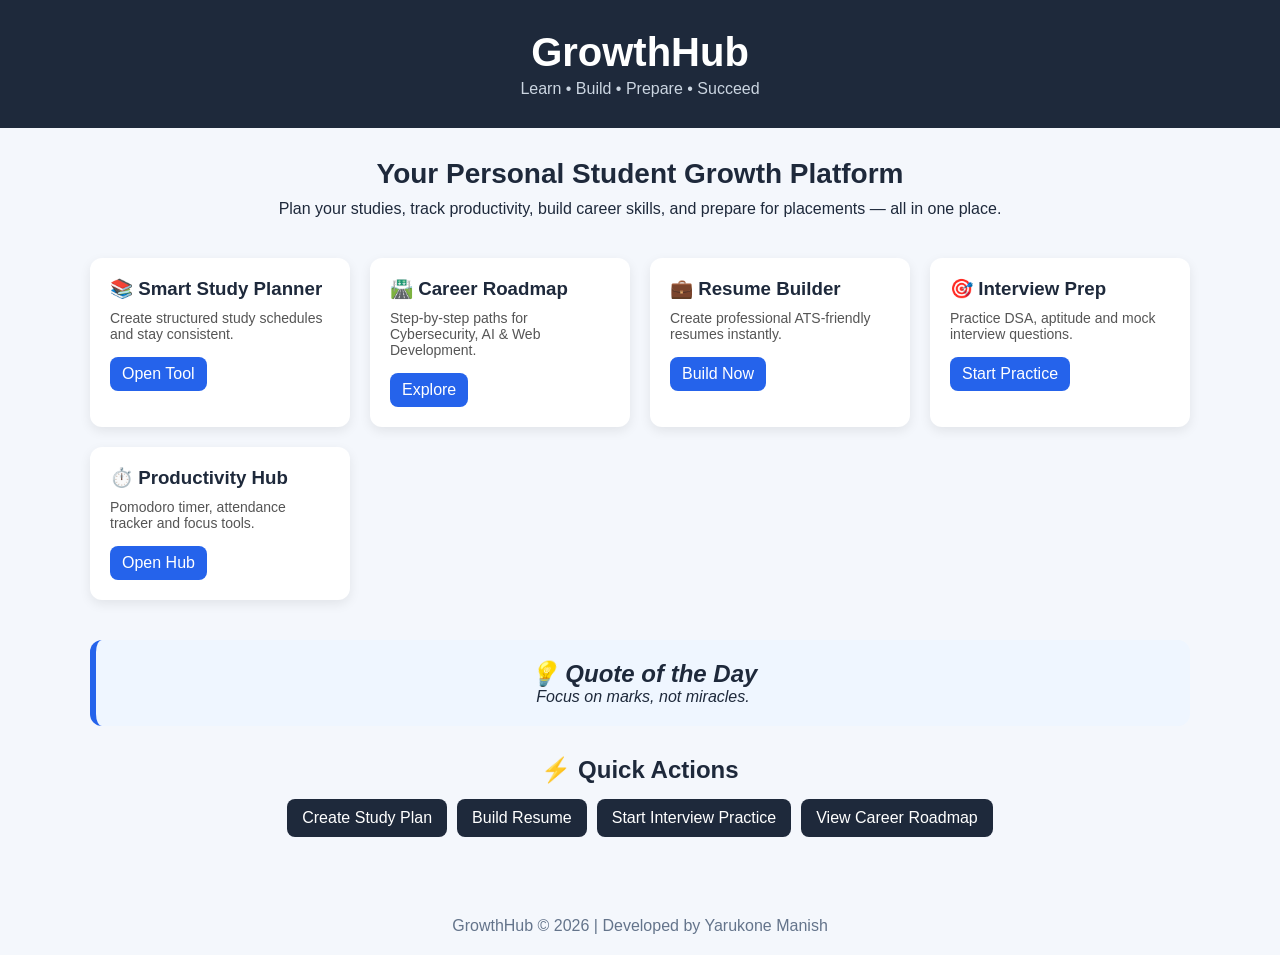
<file: index.html>
<!DOCTYPE html>
<html lang="en">
<head>
    <meta charset="UTF-8">
    <meta name="viewport" content="width=device-width, initial-scale=1.0">
    <title>GrowthHub</title>

    <link rel="stylesheet" href="css/style.css">
</head>

<body>

<header class="header">
    <h1>GrowthHub</h1>
    <p>Learn • Build • Prepare • Succeed</p>
</header>

<main class="container">

    <!-- HERO -->
    <section class="hero">
        <h2>Your Personal Student Growth Platform</h2>
        <p>
            Plan your studies, track productivity, build career skills,
            and prepare for placements — all in one place.
        </p>
    </section>

    <!-- FEATURES -->
    <section class="cards">

        <div class="card">
            <h3>📚 Smart Study Planner</h3>
            <p>Create structured study schedules and stay consistent.</p>
            <a href="planner.html">Open Tool</a>
        </div>

        <div class="card">
            <h3>🛣️ Career Roadmap</h3>
            <p>Step-by-step paths for Cybersecurity, AI & Web Development.</p>
            <a href="roadmap.html">Explore</a>
        </div>

        <div class="card">
            <h3>💼 Resume Builder</h3>
            <p>Create professional ATS-friendly resumes instantly.</p>
            <a href="resume.html">Build Now</a>
        </div>

        <div class="card">
            <h3>🎯 Interview Prep</h3>
            <p>Practice DSA, aptitude and mock interview questions.</p>
            <a href="interview.html">Start Practice</a>
        </div>

        <div class="card">
            <h3>⏱️ Productivity Hub</h3>
            <p>Pomodoro timer, attendance tracker and focus tools.</p>
            <a href="productivity.html">Open Hub</a>
        </div>

    </section>

    <!-- QUOTE -->
    <section class="quote-box">
        <h2>💡 Quote of the Day</h2>
        <p id="quote">
            "The expert in anything was once a beginner."
        </p>
    </section>

    <!-- QUICK ACTIONS -->
    <section class="quick-actions">

        <h2>⚡ Quick Actions</h2>

        <div class="action-buttons">

            <a href="planner.html" class="action-btn">Create Study Plan</a>
            <a href="resume.html" class="action-btn">Build Resume</a>
            <a href="interview.html" class="action-btn">Start Interview Practice</a>
            <a href="roadmap.html" class="action-btn">View Career Roadmap</a>

        </div>

    </section>

</main>

<footer class="footer">
    GrowthHub © 2026 | Developed by Yarukone Manish
</footer>

<script src="js/dashboard.js"></script>

</body>
</html>
</file>
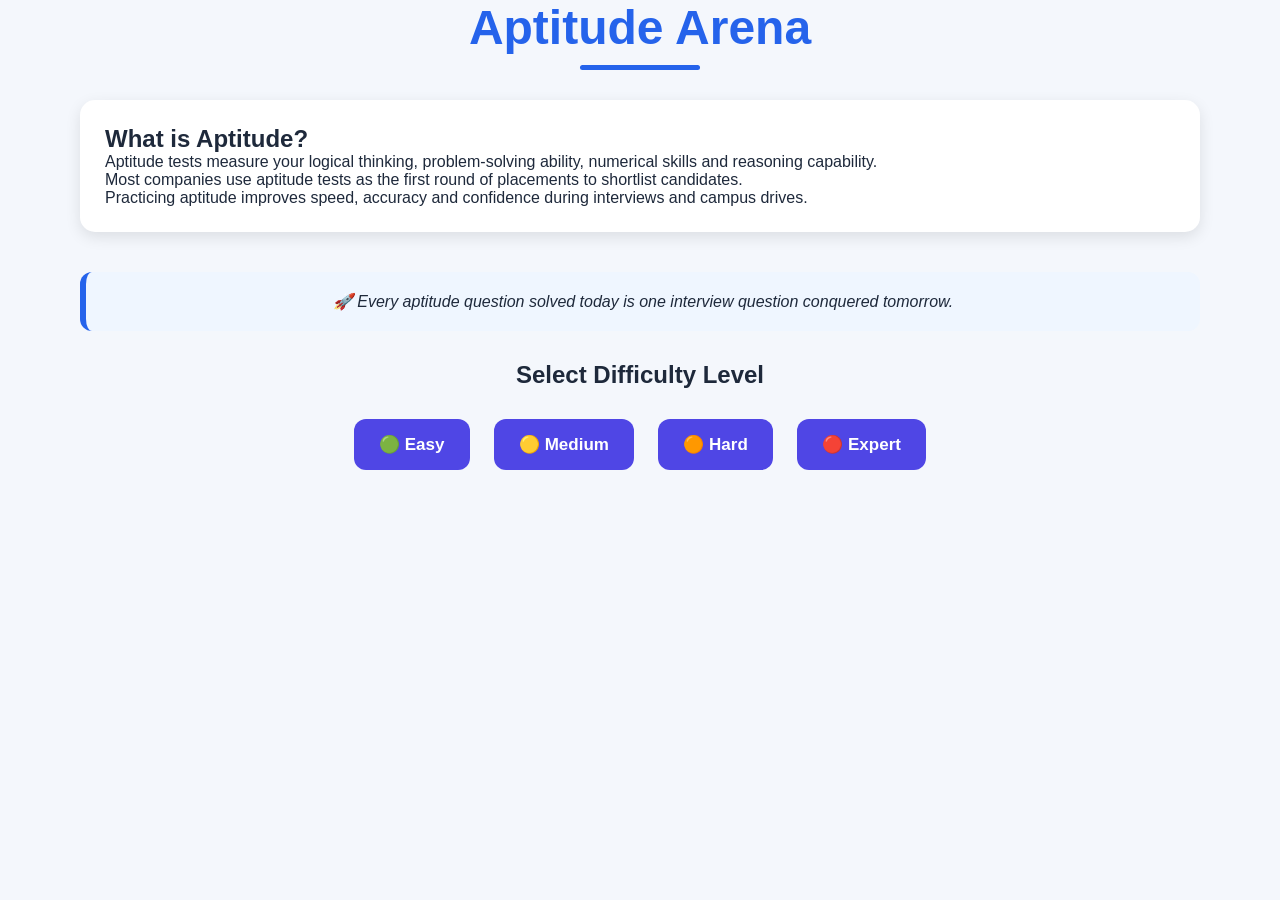
<file: aptitude.html>
<!DOCTYPE html>
<html lang="en">
<head>
    <meta charset="UTF-8">
    <meta name="viewport" content="width=device-width, initial-scale=1.0">
    <title>Aptitude Arena</title>
    <link rel="stylesheet" href="css/style.css">
</head>
<body>

<div class="aptitude-container">

    <h1 class="page-title"> Aptitude Arena</h1>
    <div class="title-line"></div>

    <div class="aptitude-info">

        <h2>What is Aptitude?</h2>

        <p>
            Aptitude tests measure your logical thinking,
            problem-solving ability, numerical skills and
            reasoning capability.
        </p>

        <p>
            Most companies use aptitude tests as the first
            round of placements to shortlist candidates.
        </p>

        <p>
            Practicing aptitude improves speed, accuracy
            and confidence during interviews and campus drives.
        </p>

    </div>

    <div class="quote-box">
        🚀 Every aptitude question solved today is one interview
        question conquered tomorrow.
    </div>

    <div class="level-selection">

        <h2>Select Difficulty Level</h2>

        <button class="level-btn" onclick="startQuiz('easy')">
            🟢 Easy
        </button>

        <button class="level-btn" onclick="startQuiz('medium')">
            🟡 Medium
        </button>

        <button class="level-btn" onclick="startQuiz('hard')">
            🟠 Hard
        </button>

        <button class="level-btn" onclick="startQuiz('expert')">
            🔴 Expert
        </button>

    </div>

    <div id="quiz-box" class="hidden">

        <h2 id="question-number"></h2>
        <h3 id="company-name"></h3>

        <h3 id="question"></h3>

        <div id="options"></div>

        <button id="next-btn">
            Next Question →
        </button>

    </div>

    <div id="result-box" class="hidden">

        <h2>🎉 Quiz Completed</h2>

        <h3 id="score"></h3>

        <p id="performance"></p>

        <button onclick="location.reload()">
            Try Again
        </button>

    </div>

</div>

<script src="js/aptitude.js"></script>

</body>
</html>
</file>
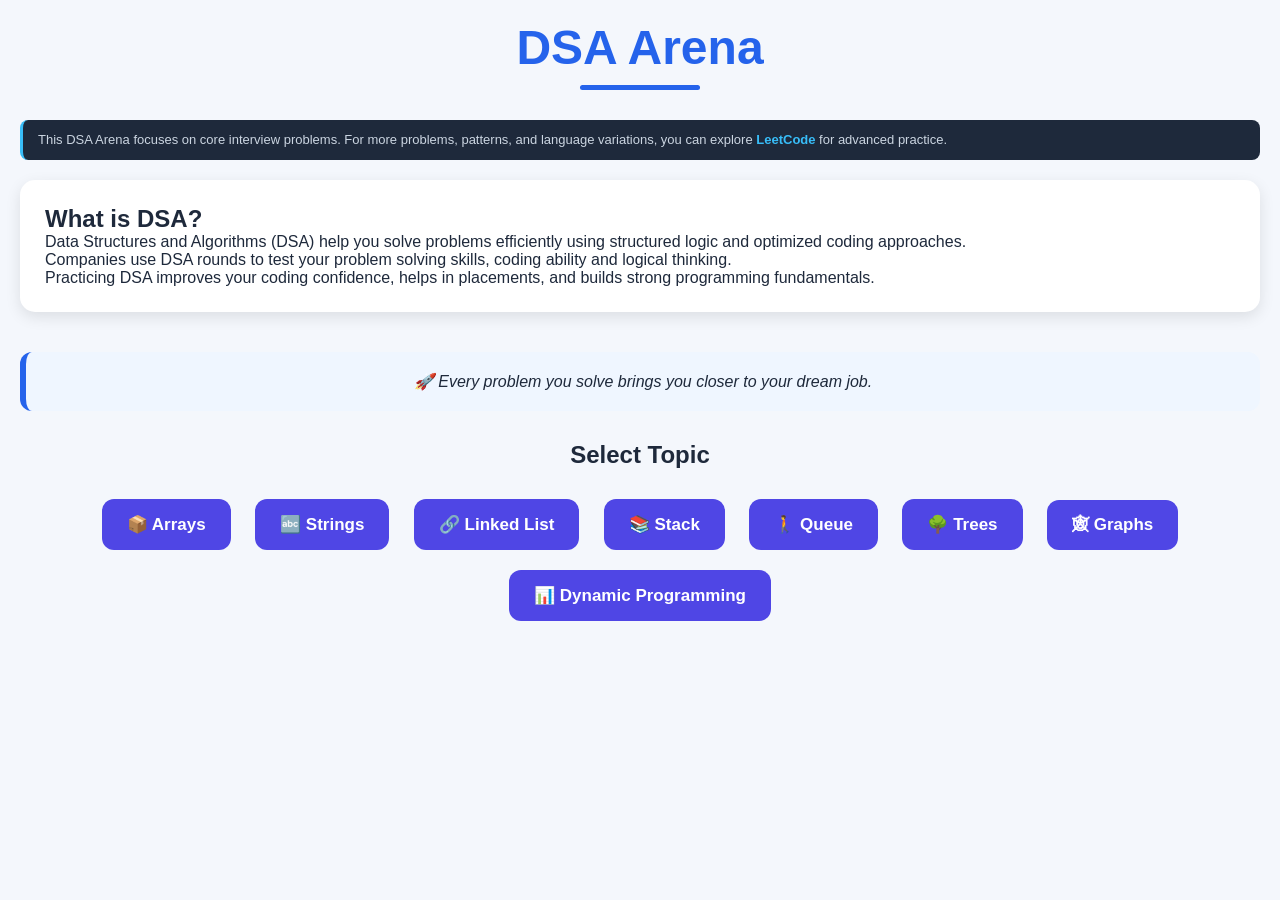
<file: dsa.html>
<!DOCTYPE html>
<html lang="en">
<head>
    <meta charset="UTF-8">
    <meta name="viewport" content="width=device-width, initial-scale=1.0">
    <title>DSA Arena</title>
    <!-- same structure as aptitude -->
    <link rel="stylesheet" href="css/style.css">
</head>

<body>

<div class="dsa-container">

    <h1 class="page-title">DSA Arena</h1>
    <div class="title-line"></div>

    <div class="info-banner">
        This DSA Arena focuses on core interview problems.
        For more problems, patterns, and language variations,
        you can explore
        <a href="https://leetcode.com" target="_blank">LeetCode</a>
        for advanced practice.
    </div>

    <!-- INTRO SECTION -->
    <div class="aptitude-info">

        <h2>What is DSA?</h2>

        <p>
            Data Structures and Algorithms (DSA) help you
            solve problems efficiently using structured logic
            and optimized coding approaches.
        </p>

        <p>
            Companies use DSA rounds to test your problem
            solving skills, coding ability and logical thinking.
        </p>

        <p>
            Practicing DSA improves your coding confidence,
            helps in placements, and builds strong programming
            fundamentals.
        </p>

    </div>

    <!-- MOTIVATION BOX -->
    <div class="quote-box">
        🚀 Every problem you solve brings you closer to your dream job.
    </div>

    <!-- TOPICS -->
    <div class="level-selection">

        <h2>Select Topic</h2>

        <button class="level-btn" onclick="openTopic('arrays')">
            📦 Arrays
        </button>

        <button class="level-btn" onclick="openTopic('strings')">
            🔤 Strings
        </button>

        <button class="level-btn" onclick="openTopic('linkedlist')">
            🔗 Linked List
        </button>

        <button class="level-btn" onclick="openTopic('stack')">
            📚 Stack
        </button>

        <button class="level-btn" onclick="openTopic('queue')">
            🚶 Queue
        </button>

        <button class="level-btn" onclick="openTopic('trees')">
            🌳 Trees
        </button>

        <button class="level-btn" onclick="openTopic('graphs')">
            🕸 Graphs
        </button>

        <button class="level-btn" onclick="openTopic('dp')">
            📊 Dynamic Programming
        </button>

    </div>

    <!-- QUESTION AREA -->
    <div id="dsa-box" class="hidden">

        <h2 id="topic-title"></h2>

        <div id="question-area"></div>

        <br>

        <button class="level-btn" onclick="goBack()">
            ⬅ Back
        </button>

    </div>

</div>

<script src="js/dsa.js"></script>

</body>
</file>
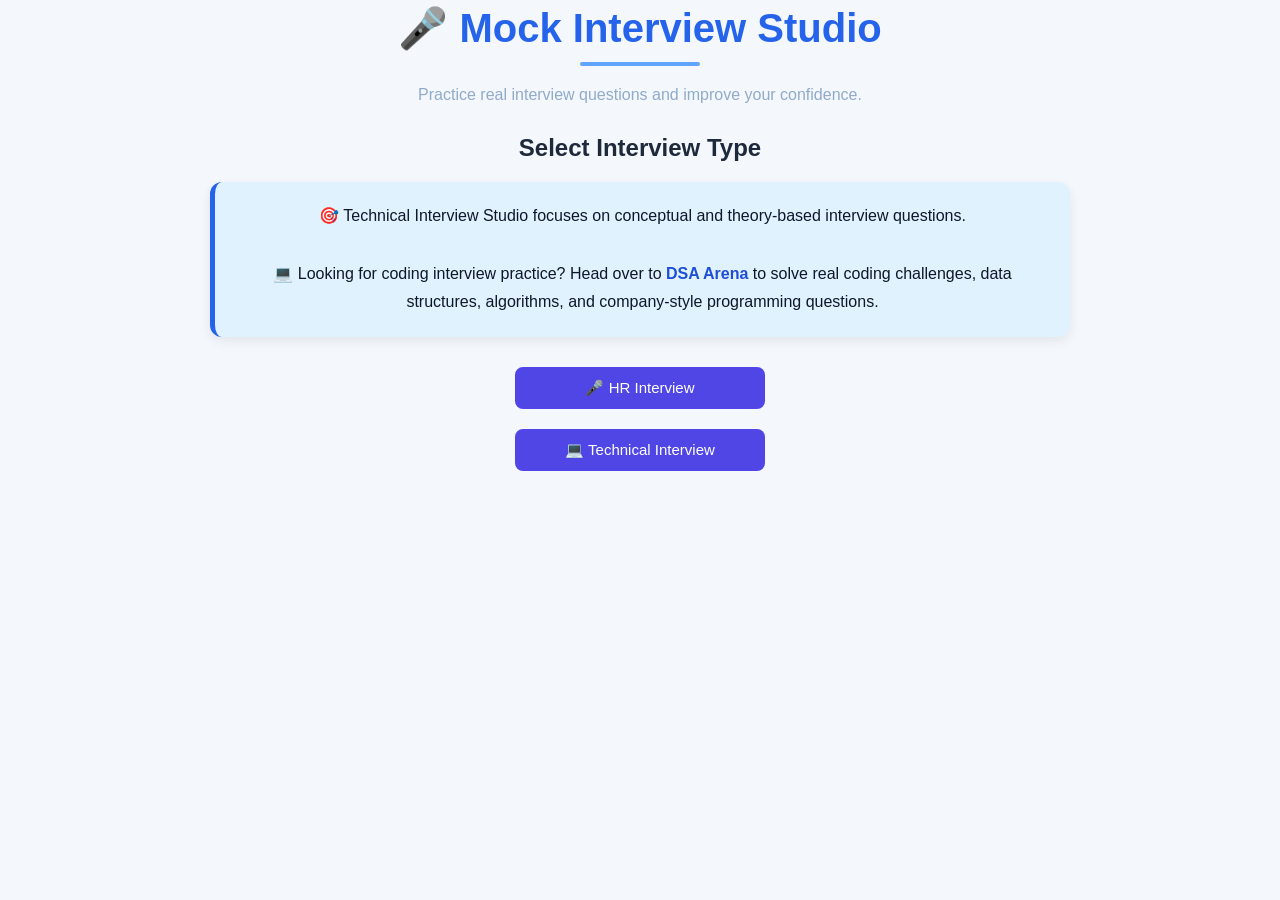
<file: mockinterview.html>
<!DOCTYPE html>
<html lang="en">
<head>
    <meta charset="UTF-8">
    <meta name="viewport" content="width=device-width, initial-scale=1.0">
    <title>Mock Interview Studio</title>
    <link rel="stylesheet" href="css/style.css">
</head>
<body>

<div class="mock-interview-container">

    <h1 class="mock-title">🎤 Mock Interview Studio</h1>

    <div class="mock-title-line"></div>

    <p class="mock-subtitle">
        Practice real interview questions and improve your confidence.
    </p>

    <div class="interview-selection">

        <h2>Select Interview Type</h2>
        <div class="interview-note">
    🎯 Technical Interview Studio focuses on conceptual and theory-based interview questions.

    <br><br>

    💻 Looking for coding interview practice?

    Head over to <strong>DSA Arena</strong> to solve real coding challenges,
    data structures, algorithms, and company-style programming questions.
</div>

        <button onclick="startHRInterview()">
            🎤 HR Interview
        </button>

        <button onclick="startTechnicalInterview()">
            💻 Technical Interview
        </button>

    </div>
    <div id="stream-selection" class="hidden">

    <h2>Select Stream</h2>

    <button onclick="startTechnicalStream('software')">
        Software Engineering
    </button>

    <button onclick="startTechnicalStream('web')">
        Web Development
    </button>

    <button onclick="startTechnicalStream('cyber')">
        Cyber Security
    </button>

    <button onclick="startTechnicalStream('data')">
        Data Science
    </button>

    <button onclick="startTechnicalStream('cloud')">
        Cloud Computing
    </button>

</div>

    <div id="question-box" class="hidden">

        <h3 id="question-number"></h3>

        <h2 id="question"></h2>

        <button id="show-answer-btn">
            Show Sample Answer
        </button>

        <div id="answer-box" class="hidden">
            <p id="answer"></p>
        </div>

        <br><br>

        <button id="next-btn">
            Next Question →
        </button>

    </div>

</div>

<script src="js/mockinterview.js"></script>

</body>
</html>
</file>
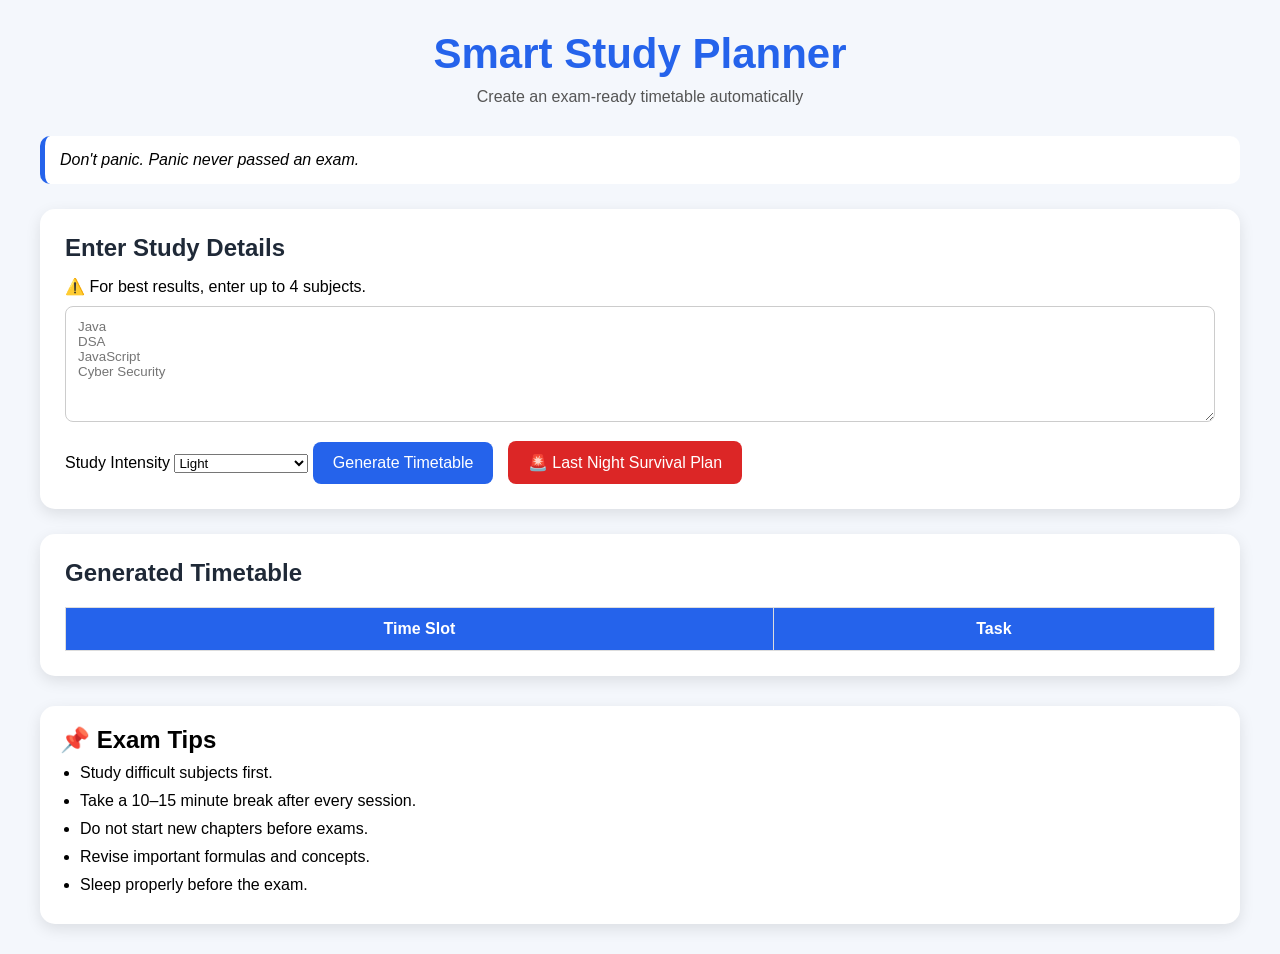
<file: planner.html>
<!DOCTYPE html>
<html lang="en">
<head>
    <meta charset="UTF-8">
    <meta name="viewport" content="width=device-width, initial-scale=1.0">
    <title>GrowthHub - Smart Study Planner</title>

    <style>
        *{
            margin:0;
            padding:0;
            box-sizing:border-box;
            font-family:Segoe UI, sans-serif;
        }

        body{
            background:#f4f7fc;
            padding:30px;
        }

        .container{
            max-width:1200px;
            margin:auto;
        }

        .header{
            text-align:center;
            margin-bottom:30px;
        }

        .header h1{
            color:#2563eb;
            font-size:42px;
        }

        .header p{
            color:#555;
            margin-top:10px;
        }

        .quote{
            background:white;
            padding:15px;
            border-left:5px solid #2563eb;
            border-radius:10px;
            margin-bottom:25px;
            font-style:italic;
        }

        .planner-card{
            background:white;
            padding:25px;
            border-radius:15px;
            box-shadow:0 5px 15px rgba(0,0,0,0.1);
            margin-bottom:25px;
        }

        .planner-card h2{
            margin-bottom:15px;
            color:#1f2937;
        }

        input, textarea{
            width:100%;
            padding:12px;
            margin-top:10px;
            margin-bottom:15px;
            border:1px solid #ccc;
            border-radius:8px;
        }

        button{
            background:#2563eb;
            color:white;
            border:none;
            padding:12px 20px;
            border-radius:8px;
            cursor:pointer;
            font-size:16px;
        }

        button:hover{
            background:#1d4ed8;
        }

        .danger-btn{
            background:#dc2626;
            margin-left:10px;
        }

        .danger-btn:hover{
            background:#b91c1c;
        }

        table{
            width:100%;
            border-collapse:collapse;
            margin-top:20px;
            background:white;
        }

        th, td{
            border:1px solid #ddd;
            padding:12px;
            text-align:center;
        }

        th{
            background:#2563eb;
            color:white;
        }

        .tips{
            margin-top:30px;
            background:white;
            padding:20px;
            border-radius:15px;
            box-shadow:0 5px 15px rgba(0,0,0,0.1);
        }

        .tips ul{
            margin-top:10px;
            padding-left:20px;
        }

        .tips li{
            margin-bottom:10px;
        }
    </style>
</head>

<body>

<div class="container">

    <div class="header">
        <h1> Smart Study Planner</h1>
        <p>Create an exam-ready timetable automatically</p>
    </div>

    <div class="quote" id="quote">
        "Your GPA can't hear your excuses."
    </div>

    <div class="planner-card">

        <h2>Enter Study Details</h2>

        <label>⚠️ For best results, enter up to 4 subjects.</label>
        <textarea id="subjects" rows="6"
        placeholder="Java&#10;DSA&#10;JavaScript&#10;Cyber Security"></textarea>

      <label>Study Intensity</label>

<select id="intensity">
    <option value="light">Light</option>
    <option value="medium">Medium</option>
    <option value="exam">Exam Mode</option>
    <option value="survival">Last Night Survival</option>
</select>

        <button onclick="generatePlan()">
            Generate Timetable
        </button>

        <button class="danger-btn" onclick="lastNightMode()">
            🚨 Last Night Survival Plan
        </button>

    </div>

    <div class="planner-card">
        <h2>Generated Timetable</h2>

        <table>
            <thead>
                <tr>
                    <th>Time Slot</th>
                    <th>Task</th>
                </tr>
            </thead>

            <tbody id="scheduleBody">

            </tbody>
        </table>
    </div>

    <div class="tips">

        <h2>📌 Exam Tips</h2>

        <ul>
            <li>Study difficult subjects first.</li>
            <li>Take a 10–15 minute break after every session.</li>
            <li>Do not start new chapters before exams.</li>
            <li>Revise important formulas and concepts.</li>
            <li>Sleep properly before the exam.</li>
        </ul>

    </div>

</div>

<script>

const quotes = [
    "Your GPA can't hear your excuses.",
    "Coffee is temporary. Results are forever.",
    "Future You is watching.",
    "Study now, thank yourself later.",
    "Don't panic. Panic never passed an exam.",
    "One more reel or one more chapter? Choose wisely.",
    "Sleep is part of preparation.",
    "Focus on marks, not miracles.",
    "Coffee can help. Magic cannot.",
    "Your future salary is hidden inside today's study session."
];
document.getElementById("quote").innerHTML =
quotes[Math.floor(Math.random()*quotes.length)];

function generatePlan(){

const subjects =
document.getElementById("subjects")
.value
.split("\n")
.filter(subject => subject.trim() !== "");

const tbody =
document.getElementById("scheduleBody");

tbody.innerHTML = "";

 let timeSlots = [
    "6:00 AM - 7:30 AM",
    "7:30 AM - 8:00 AM",
    "8:00 AM - 9:30 AM",
    "9:30 AM - 9:45 AM",
    "9:45 AM - 11:15 AM",
    "11:15 AM - 12:00 PM",
    "12:00 PM - 1:30 PM",
    "1:30 PM - 2:00 PM",
    "2:00 PM - 3:30 PM",
    "3:30 PM - 4:00 PM",
    "4:00 PM - 5:30 PM",
    "5:30 PM - 6:30 PM",
    "6:30 PM - 8:00 PM",
    "8:00 PM - 9:00 PM",
    "9:00 PM - 10:00 PM",
    "10:00 PM - 10:45 PM",
    "10:45 PM - 11:30 PM"
];

let activities = [
    "Study",
    "Breakfast",
    "Study",
    "Break",
    "Study",
    "Lunch",
    "Study",
    "Break",
    "Study",
    "Tea Break",
    "Study",
    "Study",
    "Dinner",
    "Previous Year Questions",
    "Revision",
    "Quick Revision",
    "Plan Tomorrow"
];
for(let i=0;i<timeSlots.length;i++){

let task;

if(activities[i] === "Study"){
task =
subjects[Math.floor(Math.random()*subjects.length)] || "Study Session";
}
else{
task = activities[i];
}

tbody.innerHTML += `
<tr>
<td>${timeSlots[i]}</td>
<td>${task}</td>
</tr>
`;

}
}

function lastNightMode() {

    alert(
        "⚠️ Emergency Exam Mode Activated!\n\n" +
        "Use this plan only when you're running out of time.\n" +
        "Stay calm. Focus on revision.\n" +
        "Don't panic. You've got this! 💪"
    );

    const tbody = document.getElementById("scheduleBody");

    tbody.innerHTML = `

    <tr>
        <td>6:00 PM - 7:00 PM</td>
        <td>📚 Important Topics</td>
    </tr>

    <tr>
        <td>7:00 PM - 7:15 PM</td>
        <td>☕ Quick Break</td>
    </tr>

    <tr>
        <td>7:15 PM - 8:30 PM</td>
        <td>📝 Previous Year Questions</td>
    </tr>

    <tr>
        <td>8:30 PM - 9:00 PM</td>
        <td>🍽️ Dinner</td>
    </tr>

    <tr>
        <td>9:00 PM - 10:00 PM</td>
        <td>🔄 Revision Round 1</td>
    </tr>

    <tr>
        <td>10:00 PM - 10:30 PM</td>
        <td>📋 Formula Sheet / Notes</td>
    </tr>

    <tr>
        <td>10:30 PM - 11:00 PM</td>
        <td> 🔄 Revision Round 2</td>
    </tr>

    <tr>
        <td>11:00 PM - 11:30 PM</td>
        <td>🎯 Final Revision</td>
    </tr>

    <tr>
        <td>11:30 PM</td>
        <td>😴 Sleep (Very Important)</td>
    </tr>

    <tr>
        <td colspan="2">
            🚫 Don't make chits.<br>
            🚫 Don't start new chapters.<br>
            ☕ Coffee helps, miracles don't.<br>
            🎯 Focus on important topics.<br>
            💪 Don't panic. Panic never passed an exam.
        </td>
    </tr>

    `;
}
</script>

</body>
</html>
</file>
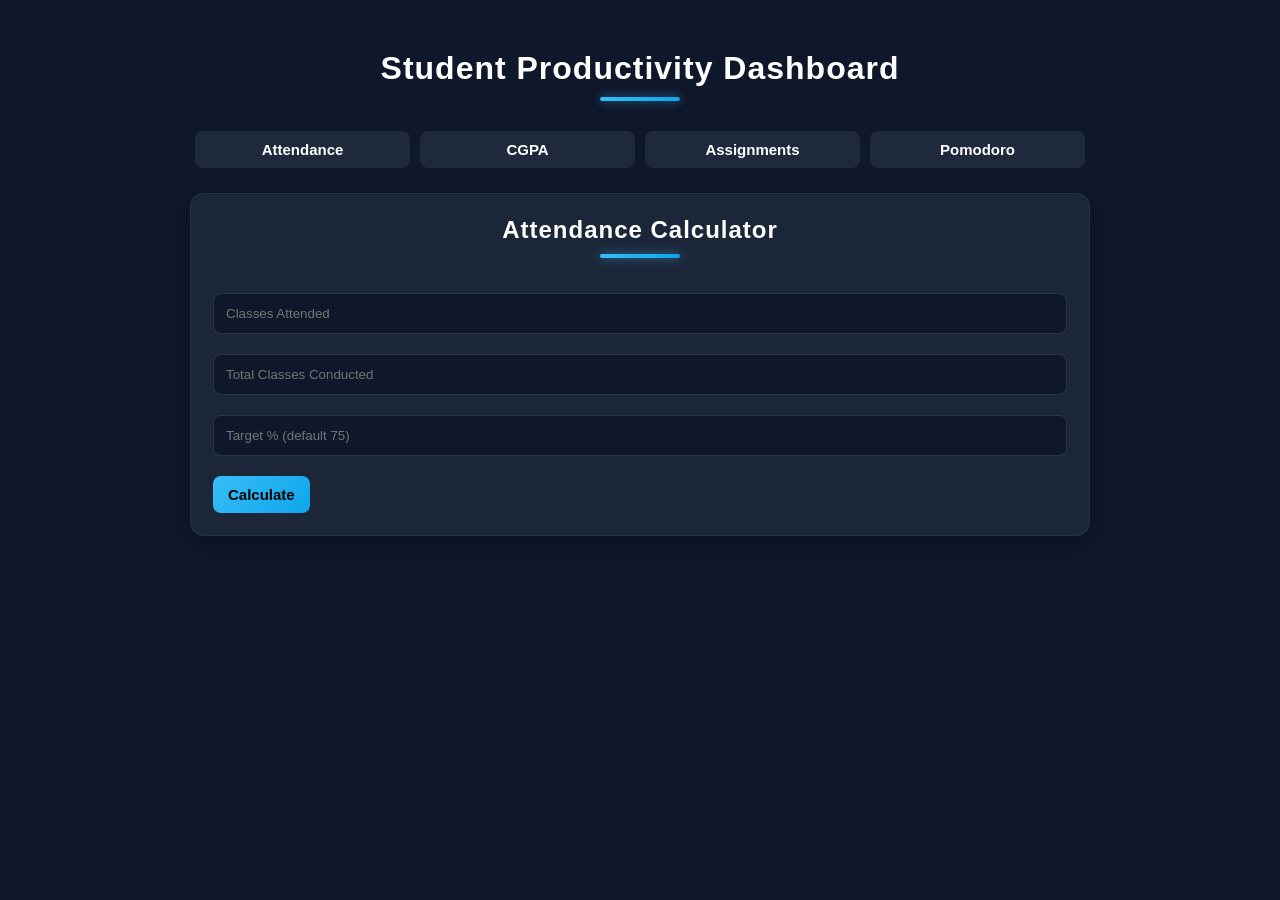
<file: productivity.html>
<!DOCTYPE html>
<html lang="en">
<head>
    <meta charset="UTF-8">
    <meta name="viewport" content="width=device-width, initial-scale=1.0">
    <title>Productivity Hub | GrowthHub</title>

    <link rel="stylesheet" href="css/style.css">
</head>

<body>

    <div class="productivity-hub">

        <div class="container">

            <h1>Student Productivity Dashboard</h1>

            <!-- NAV -->
            <div class="tabs">
                <button onclick="showSection('attendance')">Attendance</button>
                <button onclick="showSection('cgpa')">CGPA</button>
                <button onclick="showSection('tasks')">Assignments</button>
                <button onclick="showSection('pomodoro')">Pomodoro</button>
            </div>

            <!-- ATTENDANCE -->
            <section id="attendance" class="card active">
                <h2>Attendance Calculator </h2>

                <input type="number" id="attended" placeholder="Classes Attended">
                <input type="number" id="total" placeholder="Total Classes Conducted">
                <input type="number" id="target" placeholder="Target % (default 75)">

                <button onclick="calculateAttendance()">Calculate</button>

                <div id="attendanceResult"></div>
            </section>

            <!-- CGPA -->
            <section id="cgpa" class="card">
                <h2>Performance Predictor </h2>

                <div id="subjects"></div>

                <button onclick="addSubject()">+ Add Subject</button>
                <button onclick="calculateCGPA()">Predict CGPA</button>

                <input type="number" id="targetCGPA" placeholder="Target CGPA (optional)">

                <p id="cgpaResult"></p>
            </section>

            <!-- TASKS -->
            <section id="tasks" class="card">
                <h2>Assignment Tracker </h2>

                <input type="text" id="taskInput" placeholder="Enter assignment">

                <input type="date" id="taskDate">

                <select id="taskPriority">
                    <option value="low">Low Priority</option>
                    <option value="medium">Medium Priority</option>
                    <option value="high">High Priority</option>
                </select>

                <button onclick="addTask()">Add Assignment</button>

                <p id="taskStats"></p>

                <div id="taskList"></div>
            </section>

            <!-- POMODORO -->
            <section id="pomodoro" class="card">
                <h2>Pomodoro Timer </h2>

                <div id="timer">25:00</div>

                <p id="mode">Focus Mode 🎯</p>
                <p id="session">Sessions Completed: 0</p>

                <button onclick="startTimer()">Start</button>
                <button onclick="pauseTimer()">Pause</button>
                <button onclick="resetTimer()">Reset</button>
            </section>

        </div>

    </div>

    <script src="js/productivity.js"></script>

</body>
</html>
</file>
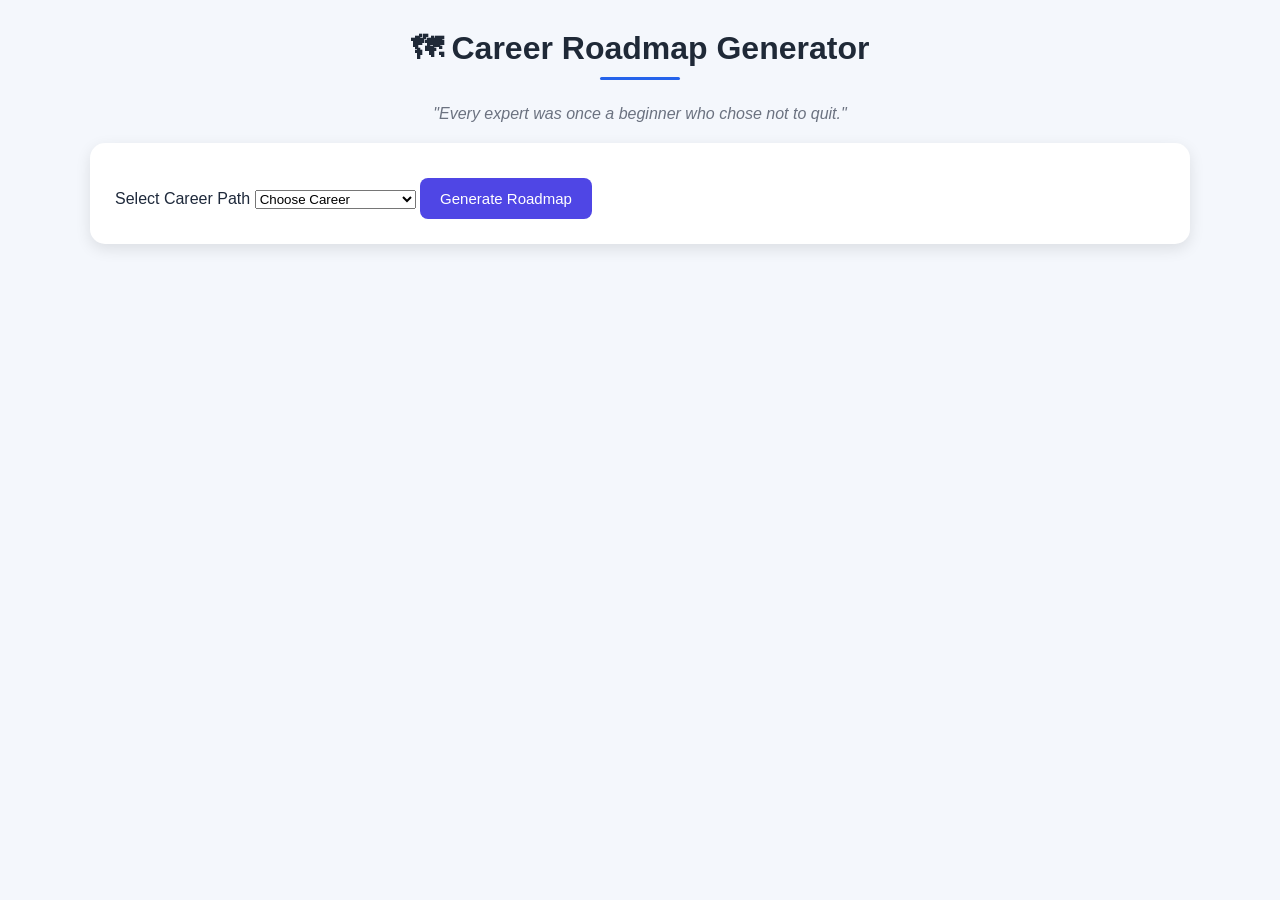
<file: roadmap.html>
<!DOCTYPE html>
<html lang="en">
<head>
    <meta charset="UTF-8">
    <meta name="viewport" content="width=device-width, initial-scale=1.0">
    <title>Career Roadmap | GrowthHub</title>

    <link rel="stylesheet" href="css/style.css">
</head>
<body>
<div class="career-page">
<div class="container">

    <h1>🗺 Career Roadmap Generator</h1>

    <p class="quote">
       "Every expert was once a beginner who chose not to quit."
    </p>

    <div class="planner-card">

        <label>Select Career Path</label>

        <select id="career">

            <option value="">Choose Career</option>

            <option value="software">
                Software Engineer
            </option>

            <option value="cyber">
                Cybersecurity Engineer
            </option>

            <option value="fullstack">
                Full Stack Developer
            </option>

            <option value="data">
                Data Analyst
            </option>

            <option value="aiml">
                AI / ML Engineer
            </option>

        </select>

        <button onclick="generateRoadmap()">
            Generate Roadmap
        </button>

    </div>

    <div id="roadmapResult"></div>

</div>
</div>

<script src="js/roadmap.js"></script>

</body>
</html>
</file>
<file: css/style.css>
* {
    margin: 0;
    padding: 0;
    box-sizing: border-box;
    font-family: Arial, sans-serif;
}

body {
    background: #f4f7fc;
    color: #1e293b;
}

/* HEADER */
.header {
    text-align: center;
    padding: 30px;
    background: #1e293b;
    color: white;
}

.header h1 {
    font-size: 40px;
    margin-bottom: 5px;
}

.header p {
    color: #cbd5e1;
}

/* CONTAINER */
.container {
    width: 90%;
    max-width: 1100px;
    margin: auto;
    padding: 30px 0;
}

/* HERO */
.hero {
    text-align: center;
    margin-bottom: 40px;
}

.hero h2 {
    font-size: 28px;
    margin-bottom: 10px;
}

/* CARDS */
.cards {
    display: grid;
    grid-template-columns: repeat(auto-fit, minmax(220px, 1fr));
    gap: 20px;
}

.card {
    background: white;
    padding: 20px;
    border-radius: 12px;
    box-shadow: 0 4px 12px rgba(0,0,0,0.08);
    transition: 0.3s;
}

.card:hover {
    transform: translateY(-5px);
}

.card h3 {
    margin-bottom: 10px;
}

.card p {
    font-size: 14px;
    color: #555;
    margin-bottom: 15px;
}

.card a {
    text-decoration: none;
    background: #2563eb;
    color: white;
    padding: 8px 12px;
    border-radius: 8px;
    display: inline-block;
}

/* QUOTE */
.quote-box {
    text-align: center;
    margin: 40px 0;
    padding: 20px;
    background: white;
    border-radius: 12px;
    border-left: 5px solid #2563eb;
}

/* QUICK ACTIONS */
.quick-actions {
    text-align: center;
}

.action-buttons {
    display: flex;
    flex-wrap: wrap;
    justify-content: center;
    gap: 10px;
    margin-top: 15px;
}

.action-btn {
    padding: 10px 15px;
    background: #1e293b;
    color: white;
    border-radius: 8px;
    text-decoration: none;
    transition: 0.3s;
}

.action-btn:hover {
    background: #2563eb;
}

/* FOOTER */
.footer {
    text-align: center;
    padding: 20px;
    margin-top: 30px;
    color: #64748b;
}
.planner-card{
    background:white;
    padding:25px;
    border-radius:15px;
    box-shadow:0 5px 15px rgba(0,0,0,0.1);
    margin-bottom:25px;
}

.planner-card h2{
    margin-bottom:15px;
    color:#1f2937;
}

input,
textarea{
    width:100%;
    padding:12px;
    margin-top:10px;
    margin-bottom:15px;
    border:1px solid #ccc;
    border-radius:8px;
}

button{
    background:#2563eb;
    color:white;
    border:none;
    padding:12px 20px;
    border-radius:8px;
    cursor:pointer;
    font-size:16px;
}

button:hover{
    background:#1d4ed8;
}

.danger-btn{
    background:#dc2626;
    margin-left:10px;
}

.danger-btn:hover{
    background:#b91c1c;
}

table{
    width:100%;
    border-collapse:collapse;
    margin-top:20px;
    background:white;
}

th,
td{
    border:1px solid #ddd;
    padding:12px;
    text-align:center;
}

th{
    background:#2563eb;
    color:white;
}

.tips{
    margin-top:30px;
    background:white;
    padding:20px;
    border-radius:15px;
    box-shadow:0 5px 15px rgba(0,0,0,0.1);
}

.tips ul{
    margin-top:10px;
    padding-left:20px;
}

.tips li{
    margin-bottom:10px;
}
/* =========================
   CAREER ROADMAP PAGE
   ========================= */

/* Career Page Heading */
.career-page h1 {
    text-align: center;
    margin-bottom: 25px;
    color: #1f2937;
    font-size: 2rem;
    font-weight: 700;
    position: relative;
}

/* Professional underline */
.career-page h1::after {
    content: "";
    display: block;
    width: 80px;
    height: 3px;
    background: #2563eb;
    margin: 10px auto 0;
    border-radius: 10px;
}

/* Optional: Center quote nicely */
.career-page .quote {
    text-align: center;
    margin-bottom: 20px;
    font-style: italic;
    color: #6b7280;
}

/* Optional: Better roadmap card */
.career-page .roadmap-box {
    margin-top: 20px;
    background: white;
    padding: 20px;
    border-radius: 12px;
    box-shadow: 0 2px 10px rgba(0,0,0,0.08);
    line-height: 1.8;
}

.career-page .roadmap-box h2 {
    text-align: center;
    margin-bottom: 15px;
}
/* =========================
   RESUME BUILDER STYLES
========================= */

/* Form styling */
.form-group{
    margin-bottom:20px;
}

.form-group label{
    display:block;
    font-weight:600;
    margin-bottom:8px;
    color:#111827;
}

.form-group input,
.form-group textarea{
    width:100%;
    padding:12px;
    border:1px solid #d1d5db;
    border-radius:8px;
    font-size:15px;
    box-sizing:border-box;
    transition:0.3s;
    background:#fff;
}

.form-group textarea{
    min-height:100px;
    resize:vertical;
}

.form-group input:focus,
.form-group textarea:focus{
    outline:none;
    border-color:#4f46e5;
    box-shadow:0 0 0 3px rgba(79,70,229,0.15);
}

/* Resume output box */
.resume-box{
    margin-top:30px;
    background:#ffffff;
    padding:30px;
    border-radius:12px;
    box-shadow:0 0 10px rgba(0,0,0,0.1);
}

/* MAIN TITLE (Resume Builder heading) */
.resume-box h1{
    width:100%;
    display:block;
    text-align:center;
    font-size:32px;
    font-weight:800;
    margin:0 auto 15px auto;
    color:#4f46e5;
    text-transform:uppercase;
    letter-spacing:2px;
}
/* underline highlight */
.resume-box h1::after{
    content:"";
    display:block;
    width:120px;
    height:4px;
    background:#4f46e5;
    margin:10px auto 0;
    border-radius:10px;
}

.resume-box hr{
    margin-bottom:20px;
    border:0;
    height:1px;
    background:#e5e7eb;
}

/* section headings */
.resume-box h3{
    margin-top:20px;
    margin-bottom:10px;
    border-bottom:2px solid #e5e7eb;
    padding-bottom:5px;
    color:#111827;
}

/* text content */
.resume-box p{
    line-height:1.8;
    word-wrap:break-word;
    color:#374151;
}

/* output spacing */
#resumeOutput{
    margin-top:20px;
}

/* buttons */
button{
    padding:12px 20px;
    border:none;
    border-radius:8px;
    cursor:pointer;
    margin-right:10px;
    margin-top:10px;
    font-size:15px;
    transition:0.3s;
    background:#4f46e5;
    color:white;
}

button:hover{
    transform:translateY(-2px);
    background:#4338ca;
}
/* ==========================
   INTERVIEW PREPARATION HUB
========================== */

.interview-container{


       max-width:1200px;
    margin:0 auto;
    padding:0 40px 20px 40px;
}

.interview-container h1{
    text-align:center;
    font-size:42px;
    color:#1e3a8a;
    margin-bottom:15px;
    font-weight:700;
}

.intro{
    text-align:center;
    font-size:18px;
    color:#64748b;
    margin-bottom:40px;
}

.module-grid{
    display:grid;
    grid-template-columns:repeat(auto-fit,minmax(300px,1fr));
    gap:25px;
}

.module-card{
    background:#ffffff;
    border-radius:16px;
    padding:30px;
    box-shadow:0 8px 20px rgba(0,0,0,0.08);
    border-top:5px solid #2563eb;
    transition:all 0.3s ease;
}

.module-card:hover{
    transform:translateY(-8px);
    box-shadow:0 12px 28px rgba(0,0,0,0.15);
}

.module-card h2{
    color:#2563eb;
    font-size:24px;
    margin-bottom:15px;
}

.module-card p{
    color:#475569;
    line-height:1.7;
    font-size:16px;
    margin-bottom:25px;
}

.module-card button{
    background:#2563eb;
    color:white;
    border:none;
    padding:12px 28px;
    border-radius:8px;
    cursor:pointer;
    font-size:15px;
    font-weight:600;
    transition:0.3s;
}

.module-card button:hover{
    background:#1d4ed8;
}
/* ===== Aptitude Arena ===== */

.aptitude-container{
    
       max-width:1200px;
    margin:0 auto;
    padding:0 40px 20px 40px;
}

.page-title{
    text-align:center;
    font-size:3rem;
    color:#2563eb;
    margin-bottom:10px;
}

.title-line{
    width:120px;
    height:5px;
    background:#2563eb;
    margin:auto;
    border-radius:20px;
    margin-bottom:30px;
}

.aptitude-info{
    background:white;
    padding:25px;
    border-radius:15px;
    box-shadow:0 5px 15px rgba(0,0,0,0.1);
    margin-bottom:25px;
}

.quote-box{
    background:#eff6ff;
    border-left:6px solid #2563eb;
    padding:20px;
    border-radius:12px;
    margin-bottom:30px;
    font-style:italic;
}

.level-selection{
    text-align:center;
}

.level-selection h2{
    margin-bottom:20px;
}

.level-btn{
    margin:10px;
    padding:15px 25px;
    border:none;
    border-radius:12px;
    cursor:pointer;
    font-size:17px;
    font-weight:bold;
    transition:0.3s;
}

.level-btn:hover{
    transform:translateY(-4px);
}

#quiz-box{
    margin-top:30px;
}

.option-btn{
    display:block;
    width:100%;
    padding:14px;
    margin:12px 0;
    border:none;
    border-radius:10px;
    background:#494a4a;
    cursor:pointer;
    font-size:16px;
}

.option-btn:hover{
    background:#dbeafe;
}

.selected{
    background:#2563eb;
    color:white;
}

#next-btn{
    margin-top:20px;
    padding:14px 25px;
    border:none;
    border-radius:10px;
    cursor:pointer;
    background:#2563eb;
    color:white;
    font-size:16px;
}

#result-box{
    text-align:center;
    margin-top:30px;
}

#result-box button{
    padding:12px 25px;
    border:none;
    border-radius:10px;
    cursor:pointer;
    background:#2563eb;
    color:white;
}

#performance{
    font-size:18px;
    margin:15px 0;
}

.hidden{
    display:none;
}
/* =========================
   DSA ARENA - SCOPED STYLES
   ========================= */
  
.info-banner a {
    color: #38bdf8;
    text-decoration: none;
    font-weight: bold;
}

.info-banner a:hover {
    text-decoration: underline;
}
.info-banner {
    background: #1e293b;
    color: #cbd5e1;
    padding: 10px 15px;
    margin: 10px 0 20px 0;
    border-radius: 8px;
    font-size: 13px;
    line-height: 1.5;
    border-left: 3px solid #38bdf8;
}

/* Main container */
.dsa-container {
    padding: 20px;
}

/* Title */
.dsa-title {
    text-align: center;
    color: #38bdf8;
    margin-bottom: 20px;
    font-size: 28px;
    font-weight: bold;
}

/* Progress box */
.dsa-progress-box {
    background: #1e293b;
    padding: 15px;
    border-radius: 10px;
    margin-bottom: 20px;
}

.dsa-progress-text {
    margin-bottom: 10px;
    font-size: 14px;
    color: #cbd5e1;
}

/* Progress bar */
.dsa-progress-bar {
    width: 100%;
    height: 10px;
    background: #334155;
    border-radius: 10px;
    overflow: hidden;
}

.dsa-progress-fill {
    height: 10px;
    width: 0%;
    background: #22c55e;
    border-radius: 10px;
    transition: width 0.3s ease;
}

/* Topics grid */
.dsa-topics-container {
    display: grid;
    grid-template-columns: repeat(2, 1fr);
    gap: 15px;
}

/* Topic cards */
.dsa-topic-card {
    background: #1e293b;
    padding: 20px;
    text-align: center;
    border-radius: 10px;
    cursor: pointer;
    transition: 0.3s;
    font-weight: 500;
}

.dsa-topic-card:hover {
    background: #334155;
    transform: scale(1.05);
}

/* Back button */
.dsa-back-btn {
    background: #ef4444;
    border: none;
    padding: 10px 12px;
    color: white;
    border-radius: 5px;
    cursor: pointer;
    margin-bottom: 15px;
}

/* Problem list */
.dsa-problem-item {
    background: #1e293b;
    padding: 12px;
    margin: 10px 0;
    cursor: pointer;
    border-radius: 8px;
    transition: 0.2s;
}

.dsa-problem-item:hover {
    background: #334155;
}

/* Solution box */
.dsa-solution-box {
    background: #111827;
    padding: 15px;
    margin-top: 20px;
    border-radius: 10px;
    border: 1px solid #1f2937;
}

/* Buttons inside DSA */
.dsa-btn {
    margin-top: 10px;
    padding: 8px 12px;
    background: #38bdf8;
    border: none;
    border-radius: 5px;
    cursor: pointer;
    color: black;
    font-weight: bold;
}

.dsa-btn:hover {
    background: #0ea5e9;
}

/* Hidden utility (scoped) */
.dsa-hidden {
    display: none;
}
#arrays-module button {
    margin: 10px 5px;
    padding: 8px 12px;
    background: #38bdf8;
    border: none;
    border-radius: 5px;
    cursor: pointer;
    color: black;
    font-weight: bold;
}

/* Answer box ONLY inside arrays */
#arrays-module #answer-box {
    background: #1e293b;
    color: white;
    padding: 10px;
    margin-top: 10px;
    border-radius: 8px;
}

/* Question styling ONLY in arrays */
#arrays-module h3 {
    color: #38bdf8;
}

/* Box styling ONLY for arrays container */
#arrays-module {
    margin-top: 20px;
}
#answer-box{
    margin-top:15px;
    padding:18px;
    background:#232222 !important;
    color:#00ff88;
    border-radius:12px;
    border-left:5px solid #4f7cff;
    text-align:left;
    overflow-x:auto;
    white-space:pre-wrap;
    font-size:14px;
    line-height:1.6;
    box-shadow:0 4px 15px rgba(0,0,0,0.15);
}
.mock-interview-container{
    max-width:900px;
    margin:0 auto;
    padding:5px 20px 20px;
}

.mock-title{
    text-align:center;
    font-size:2.5rem;
    color:#2563eb;
    margin-top:0;
    margin-bottom:10px;
}

.mock-title-line{
    width:120px;
    height:4px;
    background:#60a5fa;
    margin:0 auto 20px;
    border-radius:10px;
}

.mock-subtitle{
    text-align:center;
    color:#90aaca;
    margin-bottom:30px;
}
.interview-note{
    margin:20px 0;
    padding:20px;
    background:#e0f2fe;      /* Light blue */
    border-left:5px solid #2563eb;
    border-radius:12px;
    color:#0f172a;
    line-height:1.8;
    font-weight:500;
    box-shadow:0 4px 12px rgba(0,0,0,0.08);
}

.interview-note strong{
    color:#1d4ed8;
}
/* Interview Selection */

.level-selection{
    text-align:center;
    margin-top:20px;
}


.interview-selection{
    display:flex;
    flex-direction:column;
    align-items:center;
    justify-content:center;
    text-align:center;
    width:100%;
}


.interview-selection button{
    width:250px;
    margin:10px 0;
}
/* Existing cards (if used elsewhere) */

.mock-selection{
    display:grid;
    grid-template-columns:repeat(auto-fit,minmax(300px,1fr));
    gap:25px;
}

.mock-card{
    background:white;
    padding:25px;
    border-radius:15px;
    box-shadow:0 4px 15px rgba(0,0,0,0.1);
    text-align:center;
}

.mock-card h2{
    color:#1e40af;
    margin-bottom:10px;
}

.mock-card select{
    width:100%;
    padding:12px;
    margin:15px 0;
    border-radius:10px;
    border:1px solid #ccc;
}

/* Question Box */

#question-box{
    background:white;
    padding:30px;
    border-radius:15px;
    box-shadow:0 4px 15px rgba(0,0,0,0.1);
    margin-top:20px;
}

#question-number{
    margin-bottom:15px;
    color:#64748b;
}

#question{
    margin-bottom:20px;
}

#show-answer-btn,
#next-btn{
    padding:12px 20px;
    border:none;
    border-radius:10px;
    cursor:pointer;
    font-weight:bold;
}

#show-answer-btn{
    margin-right:10px;
}

#answer-box{
    margin-top:20px;
    padding:20px;
    background:#f8fafc;
    border-left:5px solid #2563eb;
    border-radius:10px;
}

.hidden{
    display:none;
}
.productivity-hub {
    font-family: Arial, sans-serif;
    background: #0f172a;
    color: white;
    min-height: 100vh;
    padding: 20px;
}

/* CONTAINER */
.productivity-hub .container {
    width: 90%;
    max-width: 900px;
    margin: auto;
}

/* ===================== HEADINGS ===================== */
.productivity-hub h1,
.productivity-hub h2 {
    text-align: center;
    position: relative;
    margin-bottom: 25px;
    letter-spacing: 1px;
}

/* Underline glow effect */
.productivity-hub h1::after,
.productivity-hub h2::after {
    content: "";
    display: block;
    width: 80px;
    height: 4px;
    background: linear-gradient(90deg, #38bdf8, #0ea5e9);
    margin: 10px auto 0;
    border-radius: 10px;
    box-shadow: 0 0 10px rgba(56, 189, 248, 0.6);
}

/* ===================== TABS ===================== */
.productivity-hub .tabs {
    display: flex;
    justify-content: space-between;
    flex-wrap: wrap;
    margin-bottom: 20px;
}

.productivity-hub .tabs button {
    flex: 1;
    margin: 5px;
    padding: 10px;
    border: none;
    cursor: pointer;
    background: #1e293b;
    color: white;
    border-radius: 8px;
    transition: 0.2s;
}

.productivity-hub .tabs button:hover {
    background: #334155;
    transform: scale(1.03);
}

/* ===================== CARDS ===================== */
.productivity-hub .card {
    display: none;
    background: rgba(30, 41, 59, 0.9);
    padding: 22px;
    border-radius: 14px;
    box-shadow: 0 8px 20px rgba(0,0,0,0.3);
    border: 1px solid rgba(56, 189, 248, 0.1);
    transition: 0.3s ease;
}

.productivity-hub .card.active {
    display: block;
}

.productivity-hub .card:hover {
    transform: translateY(-2px);
    box-shadow: 0 10px 25px rgba(56, 189, 248, 0.15);
}

/* ===================== INPUTS ===================== */
.productivity-hub input,
.productivity-hub select {
    width: 100%;
    padding: 12px;
    margin: 10px 0;
    border-radius: 8px;
    border: none;
    outline: none;
    background: #0f172a;
    color: white;
    border: 1px solid rgba(148, 163, 184, 0.2);
}

.productivity-hub input:focus,
.productivity-hub select:focus {
    border-color: #38bdf8;
    box-shadow: 0 0 10px rgba(56, 189, 248, 0.3);
}

/* ===================== BUTTONS ===================== */
.productivity-hub button {
    padding: 10px 15px;
    border: none;
    background: linear-gradient(135deg, #38bdf8, #0ea5e9);
    color: black;
    font-weight: bold;
    border-radius: 8px;
    cursor: pointer;
    transition: 0.2s;
}

.productivity-hub button:hover {
    transform: scale(1.05);
}

/* ===================== TASK TRACKER ===================== */
.productivity-hub .task-card {
    background: #1e293b;
    padding: 12px;
    margin-top: 10px;
    border-radius: 10px;
    border-left: 5px solid #38bdf8;
}

.productivity-hub .task-card.done {
    opacity: 0.6;
    text-decoration: line-through;
}

.productivity-hub .task-buttons {
    display: flex;
    gap: 10px;
    margin-top: 8px;
}

.productivity-hub .delete-btn {
    background: #ef4444;
    color: white;
}

.productivity-hub .delete-btn:hover {
    background: #dc2626;
}

/* ===================== TASK STATS ===================== */
.productivity-hub #taskStats {
    margin-top: 10px;
    color: #38bdf8;
}

/* ===================== LIST ===================== */
.productivity-hub ul {
    padding: 0;
}

.productivity-hub li {
    list-style: none;
    background: #334155;
    padding: 8px;
    margin-top: 5px;
    border-radius: 6px;
    cursor: pointer;
}

/* ===================== POMODORO ===================== */
.productivity-hub #timer {
    font-size: 40px;
    text-align: center;
    margin: 20px 0;
}

.productivity-hub #pomodoro #timer {
    font-size: 50px;
    color: #38bdf8;
}

.productivity-hub #mode,
.productivity-hub #session {
    text-align: center;
    margin: 5px 0;
}
/* =========================
   PRODUCTIVITY HUB (NEW UI)
   ========================= */

.productivity-hub h1,
.productivity-hub h2 {
    text-align: center;
    position: relative;
    margin-bottom: 25px;
}

.productivity-hub h1::after,
.productivity-hub h2::after {
    content: "";
    display: block;
    width: 80px;
    height: 4px;
    background: linear-gradient(90deg, #38bdf8, #0ea5e9);
    margin: 10px auto 0;
    border-radius: 10px;
}
</file>
